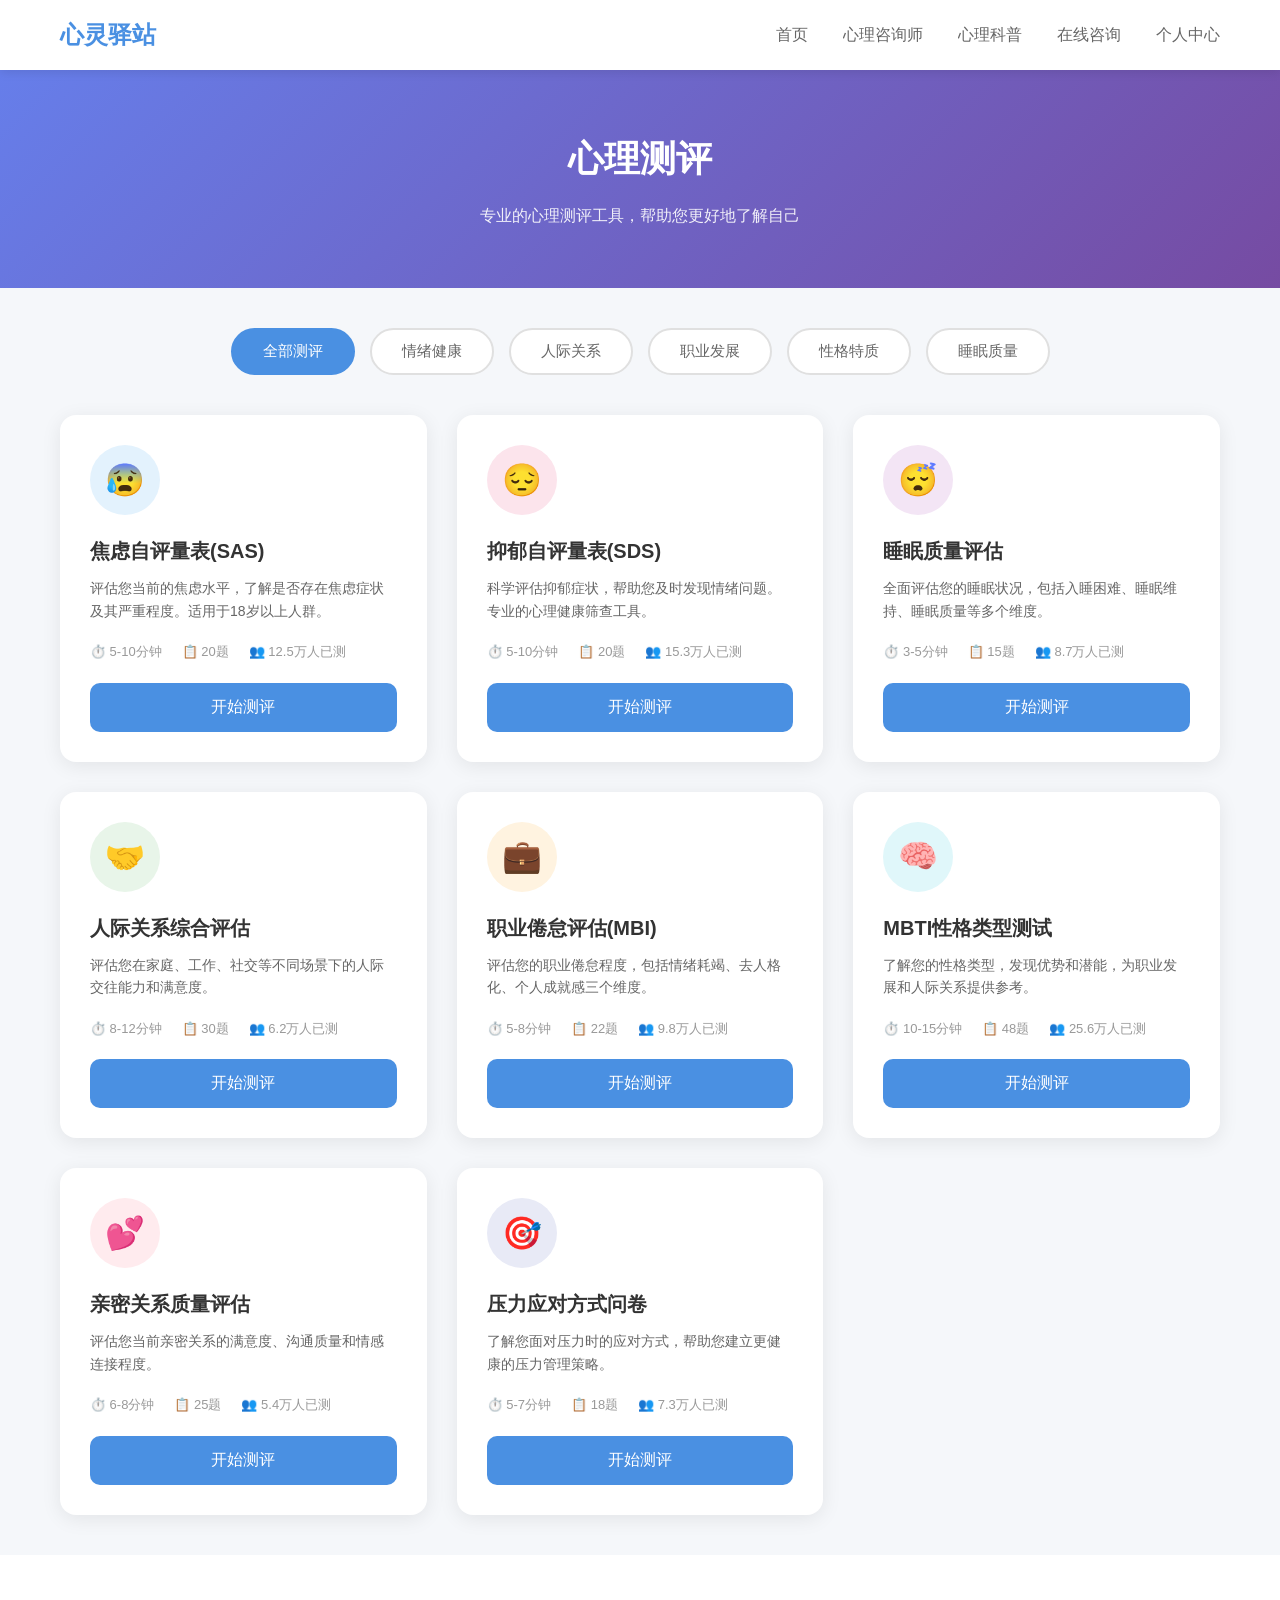
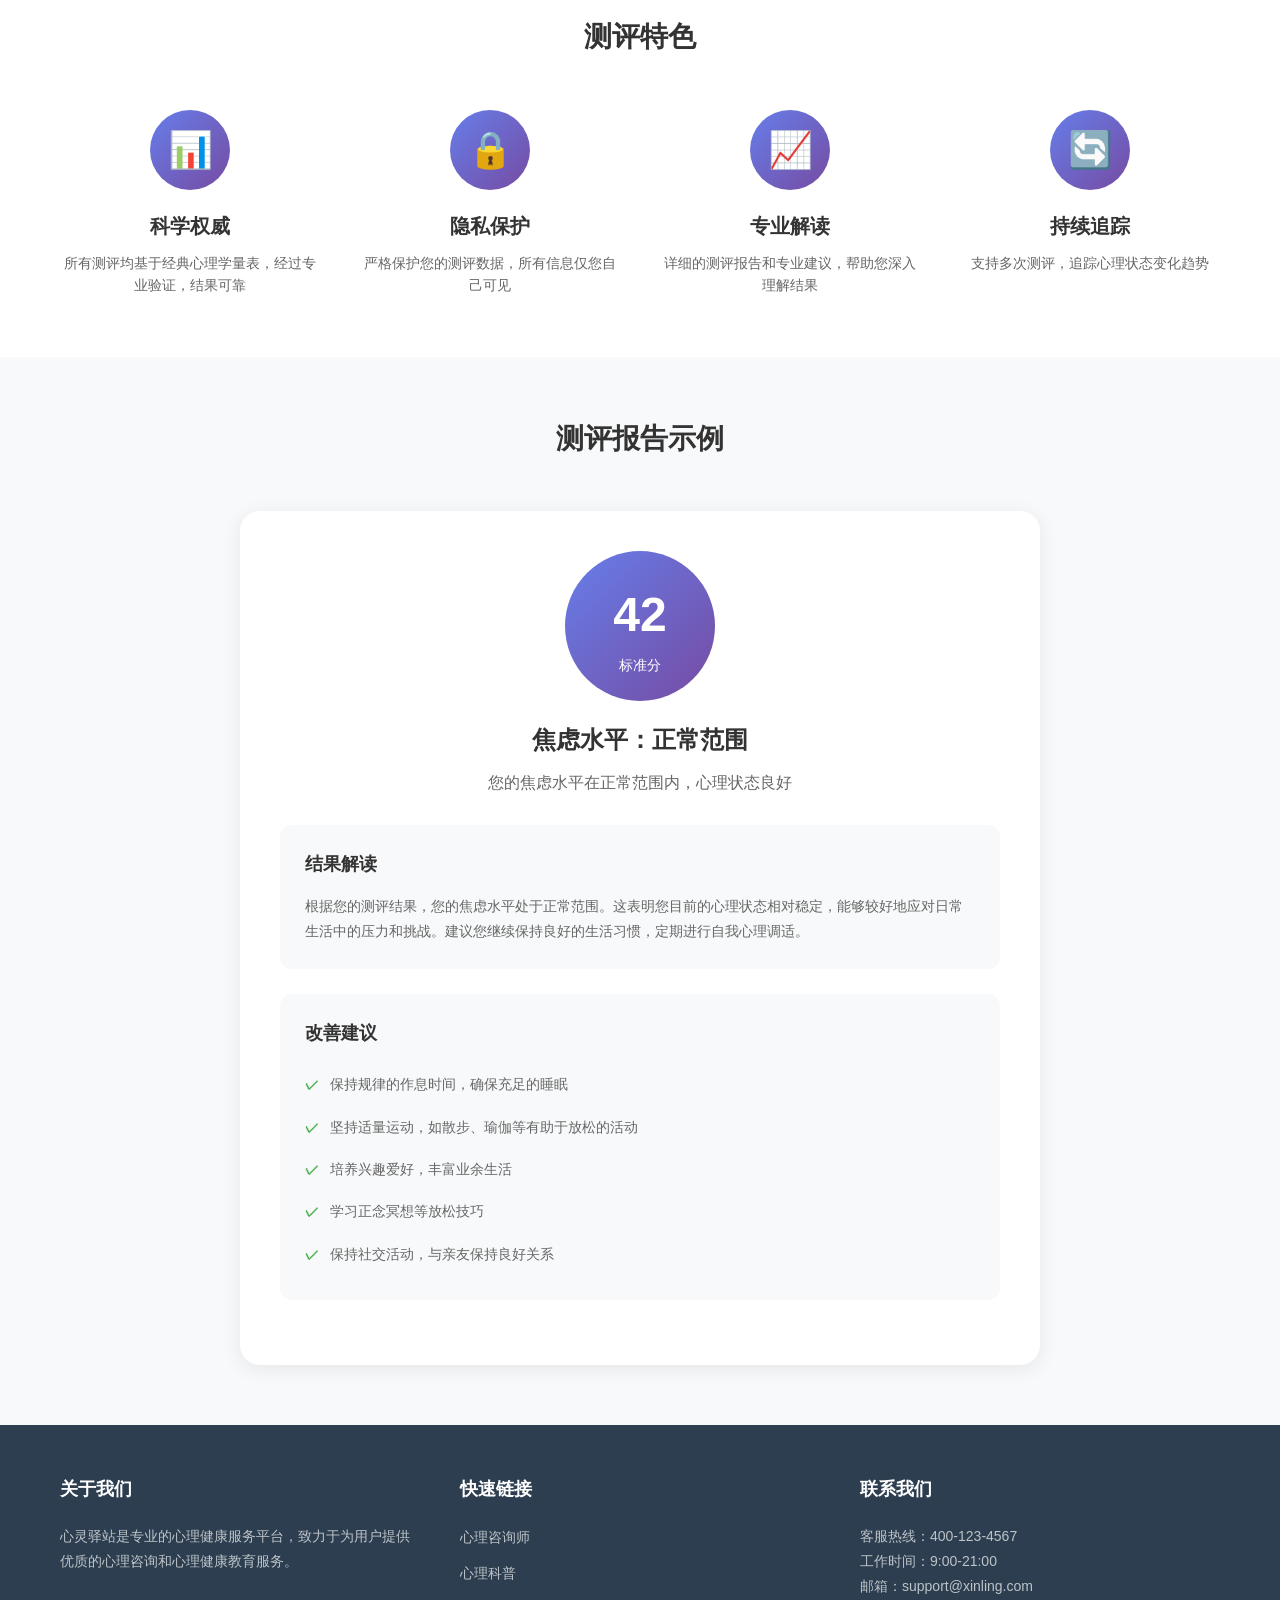
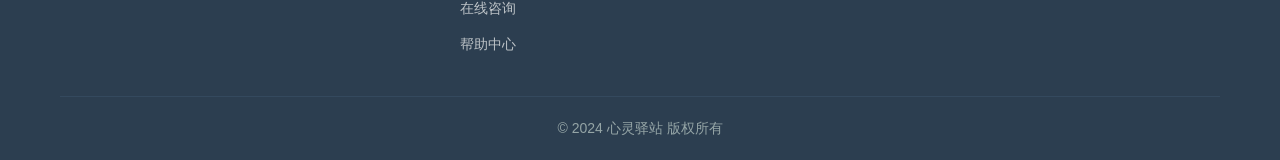
<file: assessment.html>
<!DOCTYPE html>
<html lang="zh-CN">
<head>
    <meta charset="UTF-8">
    <meta name="viewport" content="width=device-width, initial-scale=1.0">
    <title>心理测评 - 心灵驿站</title>
    <link rel="stylesheet" href="counselors.css">
    <style>
        .assessment-header {
            background: linear-gradient(135deg, #667eea 0%, #764ba2 100%);
            color: #fff;
            padding: 60px 0;
            text-align: center;
        }

        .assessment-header h2 {
            font-size: 36px;
            margin-bottom: 15px;
        }

        .assessment-header p {
            font-size: 16px;
            opacity: 0.9;
        }

        .assessment-categories {
            padding: 40px 0;
        }

        .category-tabs {
            display: flex;
            justify-content: center;
            gap: 15px;
            margin-bottom: 40px;
            flex-wrap: wrap;
        }

        .category-tab {
            padding: 12px 30px;
            border: 2px solid #e0e0e0;
            background: #fff;
            border-radius: 30px;
            cursor: pointer;
            font-size: 15px;
            color: #666;
            transition: all 0.3s;
        }

        .category-tab:hover,
        .category-tab.active {
            border-color: #4A90E2;
            background: #4A90E2;
            color: #fff;
        }

        .assessment-grid {
            display: grid;
            grid-template-columns: repeat(auto-fill, minmax(350px, 1fr));
            gap: 30px;
        }

        .assessment-card {
            background: #fff;
            border-radius: 16px;
            padding: 30px;
            box-shadow: 0 4px 20px rgba(0,0,0,0.08);
            transition: transform 0.3s, box-shadow 0.3s;
        }

        .assessment-card:hover {
            transform: translateY(-5px);
            box-shadow: 0 12px 40px rgba(0,0,0,0.12);
        }

        .assessment-icon {
            width: 70px;
            height: 70px;
            border-radius: 50%;
            display: flex;
            align-items: center;
            justify-content: center;
            font-size: 32px;
            margin-bottom: 20px;
        }

        .assessment-card h3 {
            font-size: 20px;
            color: #333;
            margin-bottom: 10px;
        }

        .assessment-card p {
            color: #666;
            font-size: 14px;
            line-height: 1.6;
            margin-bottom: 20px;
        }

        .assessment-meta {
            display: flex;
            gap: 20px;
            margin-bottom: 20px;
            font-size: 13px;
            color: #999;
        }

        .assessment-meta span {
            display: flex;
            align-items: center;
            gap: 5px;
        }

        .btn-start {
            width: 100%;
            padding: 14px;
            background: #4A90E2;
            color: #fff;
            border: none;
            border-radius: 10px;
            font-size: 16px;
            cursor: pointer;
            transition: background 0.3s;
        }

        .btn-start:hover {
            background: #357abd;
        }

        .features-section {
            background: #fff;
            padding: 60px 0;
        }

        .features-title {
            text-align: center;
            font-size: 28px;
            color: #333;
            margin-bottom: 50px;
        }

        .features-grid {
            display: grid;
            grid-template-columns: repeat(auto-fit, minmax(250px, 1fr));
            gap: 40px;
        }

        .feature-item {
            text-align: center;
        }

        .feature-icon {
            width: 80px;
            height: 80px;
            background: linear-gradient(135deg, #667eea 0%, #764ba2 100%);
            border-radius: 50%;
            display: flex;
            align-items: center;
            justify-content: center;
            margin: 0 auto 20px;
            font-size: 36px;
        }

        .feature-item h3 {
            font-size: 20px;
            color: #333;
            margin-bottom: 10px;
        }

        .feature-item p {
            color: #666;
            font-size: 14px;
            line-height: 1.6;
        }

        .result-section {
            background: #f8f9fa;
            padding: 60px 0;
        }

        .result-example {
            max-width: 800px;
            margin: 0 auto;
            background: #fff;
            border-radius: 20px;
            padding: 40px;
            box-shadow: 0 4px 20px rgba(0,0,0,0.08);
        }

        .result-header {
            text-align: center;
            margin-bottom: 30px;
        }

        .result-score {
            width: 150px;
            height: 150px;
            border-radius: 50%;
            background: linear-gradient(135deg, #667eea 0%, #764ba2 100%);
            display: flex;
            flex-direction: column;
            align-items: center;
            justify-content: center;
            margin: 0 auto 20px;
            color: #fff;
        }

        .score-value {
            font-size: 48px;
            font-weight: 600;
        }

        .score-label {
            font-size: 14px;
        }

        .result-title {
            font-size: 24px;
            color: #333;
            margin-bottom: 10px;
        }

        .result-desc {
            color: #666;
        }

        .result-details {
            background: #f8f9fa;
            border-radius: 12px;
            padding: 25px;
            margin-bottom: 25px;
        }

        .result-details h4 {
            font-size: 18px;
            color: #333;
            margin-bottom: 15px;
        }

        .result-details p {
            color: #666;
            line-height: 1.8;
            font-size: 14px;
        }

        .suggestions-list {
            list-style: none;
        }

        .suggestions-list li {
            padding: 10px 0;
            padding-left: 25px;
            position: relative;
            color: #666;
            font-size: 14px;
        }

        .suggestions-list li::before {
            content: '✓';
            position: absolute;
            left: 0;
            color: #4caf50;
            font-weight: bold;
        }

        @media (max-width: 768px) {
            .assessment-grid {
                grid-template-columns: 1fr;
            }
        }
    </style>
</head>
<body>
    <header class="header">
        <div class="container">
            <div class="logo">
                <h1>心灵驿站</h1>
            </div>
            <nav class="nav">
                <a href="index.html">首页</a>
                <a href="counselors.html">心理咨询师</a>
                <a href="articles.html">心理科普</a>
                <a href="consultation.html">在线咨询</a>
                <a href="profile.html">个人中心</a>
            </nav>
        </div>
    </header>

    <section class="assessment-header">
        <div class="container">
            <h2>心理测评</h2>
            <p>专业的心理测评工具，帮助您更好地了解自己</p>
        </div>
    </section>

    <section class="assessment-categories">
        <div class="container">
            <div class="category-tabs">
                <button class="category-tab active">全部测评</button>
                <button class="category-tab">情绪健康</button>
                <button class="category-tab">人际关系</button>
                <button class="category-tab">职业发展</button>
                <button class="category-tab">性格特质</button>
                <button class="category-tab">睡眠质量</button>
            </div>

            <div class="assessment-grid">
                <div class="assessment-card">
                    <div class="assessment-icon" style="background: #e3f2fd;">😰</div>
                    <h3>焦虑自评量表(SAS)</h3>
                    <p>评估您当前的焦虑水平，了解是否存在焦虑症状及其严重程度。适用于18岁以上人群。</p>
                    <div class="assessment-meta">
                        <span>⏱️ 5-10分钟</span>
                        <span>📋 20题</span>
                        <span>👥 12.5万人已测</span>
                    </div>
                    <button class="btn-start">开始测评</button>
                </div>

                <div class="assessment-card">
                    <div class="assessment-icon" style="background: #fce4ec;">😔</div>
                    <h3>抑郁自评量表(SDS)</h3>
                    <p>科学评估抑郁症状，帮助您及时发现情绪问题。专业的心理健康筛查工具。</p>
                    <div class="assessment-meta">
                        <span>⏱️ 5-10分钟</span>
                        <span>📋 20题</span>
                        <span>👥 15.3万人已测</span>
                    </div>
                    <button class="btn-start">开始测评</button>
                </div>

                <div class="assessment-card">
                    <div class="assessment-icon" style="background: #f3e5f5;">😴</div>
                    <h3>睡眠质量评估</h3>
                    <p>全面评估您的睡眠状况，包括入睡困难、睡眠维持、睡眠质量等多个维度。</p>
                    <div class="assessment-meta">
                        <span>⏱️ 3-5分钟</span>
                        <span>📋 15题</span>
                        <span>👥 8.7万人已测</span>
                    </div>
                    <button class="btn-start">开始测评</button>
                </div>

                <div class="assessment-card">
                    <div class="assessment-icon" style="background: #e8f5e9;">🤝</div>
                    <h3>人际关系综合评估</h3>
                    <p>评估您在家庭、工作、社交等不同场景下的人际交往能力和满意度。</p>
                    <div class="assessment-meta">
                        <span>⏱️ 8-12分钟</span>
                        <span>📋 30题</span>
                        <span>👥 6.2万人已测</span>
                    </div>
                    <button class="btn-start">开始测评</button>
                </div>

                <div class="assessment-card">
                    <div class="assessment-icon" style="background: #fff3e0;">💼</div>
                    <h3>职业倦怠评估(MBI)</h3>
                    <p>评估您的职业倦怠程度，包括情绪耗竭、去人格化、个人成就感三个维度。</p>
                    <div class="assessment-meta">
                        <span>⏱️ 5-8分钟</span>
                        <span>📋 22题</span>
                        <span>👥 9.8万人已测</span>
                    </div>
                    <button class="btn-start">开始测评</button>
                </div>

                <div class="assessment-card">
                    <div class="assessment-icon" style="background: #e0f7fa;">🧠</div>
                    <h3>MBTI性格类型测试</h3>
                    <p>了解您的性格类型，发现优势和潜能，为职业发展和人际关系提供参考。</p>
                    <div class="assessment-meta">
                        <span>⏱️ 10-15分钟</span>
                        <span>📋 48题</span>
                        <span>👥 25.6万人已测</span>
                    </div>
                    <button class="btn-start">开始测评</button>
                </div>

                <div class="assessment-card">
                    <div class="assessment-icon" style="background: #ffebee;">💕</div>
                    <h3>亲密关系质量评估</h3>
                    <p>评估您当前亲密关系的满意度、沟通质量和情感连接程度。</p>
                    <div class="assessment-meta">
                        <span>⏱️ 6-8分钟</span>
                        <span>📋 25题</span>
                        <span>👥 5.4万人已测</span>
                    </div>
                    <button class="btn-start">开始测评</button>
                </div>

                <div class="assessment-card">
                    <div class="assessment-icon" style="background: #e8eaf6;">🎯</div>
                    <h3>压力应对方式问卷</h3>
                    <p>了解您面对压力时的应对方式，帮助您建立更健康的压力管理策略。</p>
                    <div class="assessment-meta">
                        <span>⏱️ 5-7分钟</span>
                        <span>📋 18题</span>
                        <span>👥 7.3万人已测</span>
                    </div>
                    <button class="btn-start">开始测评</button>
                </div>
            </div>
        </div>
    </section>

    <section class="features-section">
        <div class="container">
            <h2 class="features-title">测评特色</h2>
            <div class="features-grid">
                <div class="feature-item">
                    <div class="feature-icon">📊</div>
                    <h3>科学权威</h3>
                    <p>所有测评均基于经典心理学量表，经过专业验证，结果可靠</p>
                </div>
                <div class="feature-item">
                    <div class="feature-icon">🔒</div>
                    <h3>隐私保护</h3>
                    <p>严格保护您的测评数据，所有信息仅您自己可见</p>
                </div>
                <div class="feature-item">
                    <div class="feature-icon">📈</div>
                    <h3>专业解读</h3>
                    <p>详细的测评报告和专业建议，帮助您深入理解结果</p>
                </div>
                <div class="feature-item">
                    <div class="feature-icon">🔄</div>
                    <h3>持续追踪</h3>
                    <p>支持多次测评，追踪心理状态变化趋势</p>
                </div>
            </div>
        </div>
    </section>

    <section class="result-section">
        <div class="container">
            <h2 class="features-title">测评报告示例</h2>
            <div class="result-example">
                <div class="result-header">
                    <div class="result-score">
                        <span class="score-value">42</span>
                        <span class="score-label">标准分</span>
                    </div>
                    <h3 class="result-title">焦虑水平：正常范围</h3>
                    <p class="result-desc">您的焦虑水平在正常范围内，心理状态良好</p>
                </div>
                <div class="result-details">
                    <h4>结果解读</h4>
                    <p>根据您的测评结果，您的焦虑水平处于正常范围。这表明您目前的心理状态相对稳定，能够较好地应对日常生活中的压力和挑战。建议您继续保持良好的生活习惯，定期进行自我心理调适。</p>
                </div>
                <div class="result-details">
                    <h4>改善建议</h4>
                    <ul class="suggestions-list">
                        <li>保持规律的作息时间，确保充足的睡眠</li>
                        <li>坚持适量运动，如散步、瑜伽等有助于放松的活动</li>
                        <li>培养兴趣爱好，丰富业余生活</li>
                        <li>学习正念冥想等放松技巧</li>
                        <li>保持社交活动，与亲友保持良好关系</li>
                    </ul>
                </div>
            </div>
        </div>
    </section>

    <footer class="footer">
        <div class="container">
            <div class="footer-content">
                <div class="footer-section">
                    <h4>关于我们</h4>
                    <p>心灵驿站是专业的心理健康服务平台，致力于为用户提供优质的心理咨询和心理健康教育服务。</p>
                </div>
                <div class="footer-section">
                    <h4>快速链接</h4>
                    <ul>
                        <li><a href="counselors.html">心理咨询师</a></li>
                        <li><a href="articles.html">心理科普</a></li>
                        <li><a href="consultation.html">在线咨询</a></li>
                        <li><a href="#">帮助中心</a></li>
                    </ul>
                </div>
                <div class="footer-section">
                    <h4>联系我们</h4>
                    <p>客服热线：400-123-4567</p>
                    <p>工作时间：9:00-21:00</p>
                    <p>邮箱：support@xinling.com</p>
                </div>
            </div>
            <div class="footer-bottom">
                <p>&copy; 2024 心灵驿站 版权所有</p>
            </div>
        </div>
    </footer>

    <script>
        document.querySelectorAll('.category-tab').forEach(tab => {
            tab.addEventListener('click', () => {
                document.querySelectorAll('.category-tab').forEach(t => t.classList.remove('active'));
                tab.classList.add('active');
            });
        });
    </script>
</body>
</html>
</file>
<file: counselors.css>
* {
    margin: 0;
    padding: 0;
    box-sizing: border-box;
}

body {
    font-family: -apple-system, BlinkMacSystemFont, 'Segoe UI', 'PingFang SC', 'Hiragino Sans GB', 'Microsoft YaHei', sans-serif;
    background-color: #f5f7fa;
    color: #333;
    line-height: 1.6;
}

.container {
    max-width: 1200px;
    margin: 0 auto;
    padding: 0 20px;
}

/* Header */
.header {
    background: #fff;
    box-shadow: 0 2px 10px rgba(0,0,0,0.1);
    position: sticky;
    top: 0;
    z-index: 100;
}

.header .container {
    display: flex;
    justify-content: space-between;
    align-items: center;
    height: 70px;
}

.logo h1 {
    color: #4A90E2;
    font-size: 24px;
}

.nav {
    display: flex;
    gap: 35px;
    align-items: center;
}

.nav a {
    text-decoration: none;
    color: #666;
    font-size: 16px;
    font-weight: 500;
    position: relative;
    padding: 10px 0;
    overflow: hidden;
    transition: all 0.4s cubic-bezier(0.4, 0, 0.2, 1);
}

.nav a::before {
    content: '';
    position: absolute;
    top: 50%;
    left: -100%;
    width: 100%;
    height: 2px;
    background: linear-gradient(90deg, transparent, #4A90E2, transparent);
    transform: translateY(-50%);
    transition: left 0.6s cubic-bezier(0.4, 0, 0.2, 1);
}

.nav a:hover::before {
    left: 100%;
}

.nav a:hover,
.nav a.active {
    color: #4A90E2;
    transform: translateY(-2px);
}

.nav a.active::after {
    content: '';
    position: absolute;
    bottom: 0;
    left: 0;
    width: 100%;
    height: 3px;
    background: linear-gradient(90deg, #667eea, #764ba2);
    border-radius: 3px;
    animation: slideIn 0.6s cubic-bezier(0.4, 0, 0.2, 1) forwards;
}

@keyframes slideIn {
    from {
        width: 0;
        left: 50%;
    }
    to {
        width: 100%;
        left: 0;
    }
}

.nav a:hover {
    text-shadow: 0 2px 8px rgba(74, 144, 226, 0.3);
}

/* 响应式导航动画 */
@media (max-width: 768px) {
    .nav {
        gap: 20px;
    }
    
    .nav a {
        font-size: 14px;
    }
}

/* Main */
.main {
    padding: 40px 0;
    min-height: calc(100vh - 70px - 250px);
}

.page-header {
    text-align: center;
    margin-bottom: 40px;
}

.page-header h2 {
    font-size: 32px;
    color: #333;
    margin-bottom: 10px;
}

.page-header p {
    color: #666;
    font-size: 16px;
}

/* Filter Section */
.filter-section {
    background: #fff;
    padding: 25px 30px;
    border-radius: 12px;
    margin-bottom: 30px;
    box-shadow: 0 2px 8px rgba(0,0,0,0.05);
}

.filter-group {
    display: flex;
    align-items: center;
    gap: 15px;
    margin-bottom: 15px;
}

.filter-group:last-child {
    margin-bottom: 0;
}

.filter-label {
    font-weight: 500;
    color: #333;
    white-space: nowrap;
    min-width: 80px;
}

.filter-options {
    display: flex;
    flex-wrap: wrap;
    gap: 10px;
}

.filter-btn {
    padding: 8px 18px;
    border: 1px solid #e0e0e0;
    background: #fff;
    border-radius: 20px;
    cursor: pointer;
    font-size: 14px;
    color: #666;
    transition: all 0.4s cubic-bezier(0.4, 0, 0.2, 1);
    position: relative;
    overflow: hidden;
}

.filter-btn:hover {
    border-color: #4A90E2;
    color: #4A90E2;
    transform: translateY(-2px);
    box-shadow: 0 2px 8px rgba(74, 144, 226, 0.15);
}

.filter-btn.active {
    background: linear-gradient(90deg, #4A90E2, #667eea);
    color: #fff;
    border-color: #4A90E2;
    box-shadow: 0 4px 12px rgba(74, 144, 226, 0.3);
    transform: translateY(-2px);
}

.filter-btn.active::before {
    content: '';
    position: absolute;
    top: 0;
    left: -100%;
    width: 100%;
    height: 100%;
    background: linear-gradient(90deg, transparent, rgba(255,255,255,0.2), transparent);
    transition: left 0.6s;
}

.filter-btn.active:hover::before {
    left: 100%;
}

/* 筛选结果 */
.filter-result {
    margin-bottom: 30px;
    padding: 15px 20px;
    background: #e8f4fd;
    border-radius: 8px;
    border-left: 4px solid #4A90E2;
}

.filter-result p {
    margin: 0;
    font-size: 14px;
    color: #333;
    font-weight: 500;
}

/* 无结果提示 */
.no-result {
    text-align: center;
    padding: 80px 20px;
    background: #f8f9fa;
    border-radius: 10px;
    margin: 40px 0;
}

.no-result p {
    font-size: 18px;
    color: #666;
    margin: 0;
}

/* Counselor Grid */
.counselor-grid {
    display: grid;
    grid-template-columns: repeat(auto-fill, minmax(380px, 1fr));
    gap: 25px;
    margin-bottom: 40px;
}

.counselor-card {
    background: #fff;
    border-radius: 16px;
    padding: 25px;
    display: flex;
    gap: 20px;
    box-shadow: 0 2px 12px rgba(0,0,0,0.06);
    transition: transform 0.3s, box-shadow 0.3s;
}

.counselor-card:hover {
    transform: translateY(-5px);
    box-shadow: 0 8px 25px rgba(0,0,0,0.1);
}

.counselor-avatar {
    position: relative;
    flex-shrink: 0;
}

.counselor-avatar img {
    width: 100px;
    height: 100px;
    border-radius: 50%;
    object-fit: cover;
}

.status {
    position: absolute;
    bottom: 5px;
    right: 5px;
    padding: 3px 10px;
    border-radius: 12px;
    font-size: 12px;
    color: #fff;
    font-weight: 500;
}

.status.online {
    background: #52c41a;
}

.status.offline {
    background: #bfbfbf;
}

.status.busy {
    background: #faad14;
}

.counselor-info {
    flex: 1;
    min-width: 0;
}

.counselor-name {
    font-size: 18px;
    color: #333;
    margin-bottom: 5px;
    display: flex;
    align-items: center;
    gap: 8px;
}

.counselor-name .title {
    font-size: 13px;
    color: #4A90E2;
    background: rgba(74, 144, 226, 0.1);
    padding: 2px 10px;
    border-radius: 10px;
    font-weight: normal;
}

.counselor-exp {
    color: #999;
    font-size: 13px;
    margin-bottom: 10px;
}

.counselor-tags {
    display: flex;
    flex-wrap: wrap;
    gap: 8px;
    margin-bottom: 10px;
}

.tag {
    background: #f0f7ff;
    color: #4A90E2;
    padding: 3px 10px;
    border-radius: 4px;
    font-size: 12px;
}

.counselor-methods {
    display: flex;
    flex-wrap: wrap;
    gap: 8px;
    margin-bottom: 10px;
}

.method-tag {
    background: #f0f0f0;
    color: #666;
    padding: 3px 10px;
    border-radius: 4px;
    font-size: 12px;
    border: 1px solid #e0e0e0;
}

.counselor-desc {
    color: #666;
    font-size: 14px;
    line-height: 1.6;
    margin-bottom: 15px;
    display: -webkit-box;
    -webkit-line-clamp: 2;
    -webkit-box-orient: vertical;
    overflow: hidden;
}

.counselor-footer {
    display: flex;
    align-items: center;
    justify-content: space-between;
    padding-top: 15px;
    border-top: 1px solid #f0f0f0;
}

.rating {
    color: #faad14;
    font-size: 14px;
    font-weight: 500;
}

.price {
    color: #ff6b6b;
    font-size: 16px;
    font-weight: 600;
}

.btn-book {
    background: #4A90E2;
    color: #fff;
    border: none;
    padding: 8px 20px;
    border-radius: 20px;
    cursor: pointer;
    font-size: 14px;
    transition: background 0.3s;
}

.btn-book:hover {
    background: #357abd;
}

/* Pagination */
.pagination {
    display: flex;
    justify-content: center;
    align-items: center;
    gap: 8px;
    margin-top: 40px;
    padding: 20px 0;
}

.page-btn {
    padding: 10px 18px;
    border: 1px solid #e0e0e0;
    background: #fff;
    border-radius: 10px;
    cursor: pointer;
    font-size: 14px;
    color: #666;
    transition: all 0.3s ease;
    min-width: 40px;
    text-align: center;
}

.page-btn:hover:not(:disabled) {
    border-color: #4A90E2;
    color: #4A90E2;
    transform: translateY(-2px);
    box-shadow: 0 4px 12px rgba(74, 144, 226, 0.15);
}

.page-btn.active {
    background: linear-gradient(135deg, #667eea 0%, #764ba2 100%);
    color: #fff;
    border-color: transparent;
    font-weight: 600;
    box-shadow: 0 4px 15px rgba(102, 126, 234, 0.4);
}

.page-btn:disabled {
    opacity: 0.5;
    cursor: not-allowed;
    background: #f5f5f5;
}

.page-btn.prev,
.page-btn.next {
    padding: 10px 20px;
    font-weight: 500;
    background: #f8f9fa;
}

.page-btn.prev:hover:not(:disabled),
.page-btn.next:hover:not(:disabled) {
    background: #4A90E2;
    color: #fff;
    border-color: #4A90E2;
}

.page-ellipsis {
    color: #999;
    padding: 8px 12px;
    font-size: 16px;
    letter-spacing: 2px;
    cursor: pointer;
    border-radius: 8px;
    transition: all 0.3s;
    user-select: none;
}

.page-ellipsis:hover {
    background: #f0f7ff;
    color: #4A90E2;
}

.page-numbers {
    display: flex;
    align-items: center;
    gap: 8px;
}

.page-info {
    color: #999;
    font-size: 14px;
    margin-left: 20px;
    padding: 8px 16px;
    background: #f8f9fa;
    border-radius: 8px;
}

/* Footer */
.footer {
    background: #2c3e50;
    color: #fff;
    padding: 50px 0 20px;
}

.footer-content {
    display: grid;
    grid-template-columns: repeat(auto-fit, minmax(250px, 1fr));
    gap: 40px;
    margin-bottom: 30px;
}

.footer-section h4 {
    font-size: 18px;
    margin-bottom: 20px;
    color: #fff;
}

.footer-section p {
    color: #bdc3c7;
    line-height: 1.8;
    font-size: 14px;
}

.footer-section ul {
    list-style: none;
}

.footer-section ul li {
    margin-bottom: 10px;
}

.footer-section ul li a {
    color: #bdc3c7;
    text-decoration: none;
    font-size: 14px;
    transition: color 0.3s;
}

.footer-section ul li a:hover {
    color: #4A90E2;
}

.footer-bottom {
    text-align: center;
    padding-top: 20px;
    border-top: 1px solid #34495e;
    color: #95a5a6;
    font-size: 14px;
}

/* Responsive */
@media (max-width: 768px) {
    .header .container {
        flex-direction: column;
        height: auto;
        padding: 15px;
    }

    .nav {
        margin-top: 15px;
        flex-wrap: wrap;
        justify-content: center;
    }

    .counselor-grid {
        grid-template-columns: 1fr;
    }

    .counselor-card {
        flex-direction: column;
        text-align: center;
    }

    .counselor-footer {
        flex-direction: column;
        gap: 10px;
    }

    .filter-group {
        flex-direction: column;
        align-items: flex-start;
    }
}
</file>
